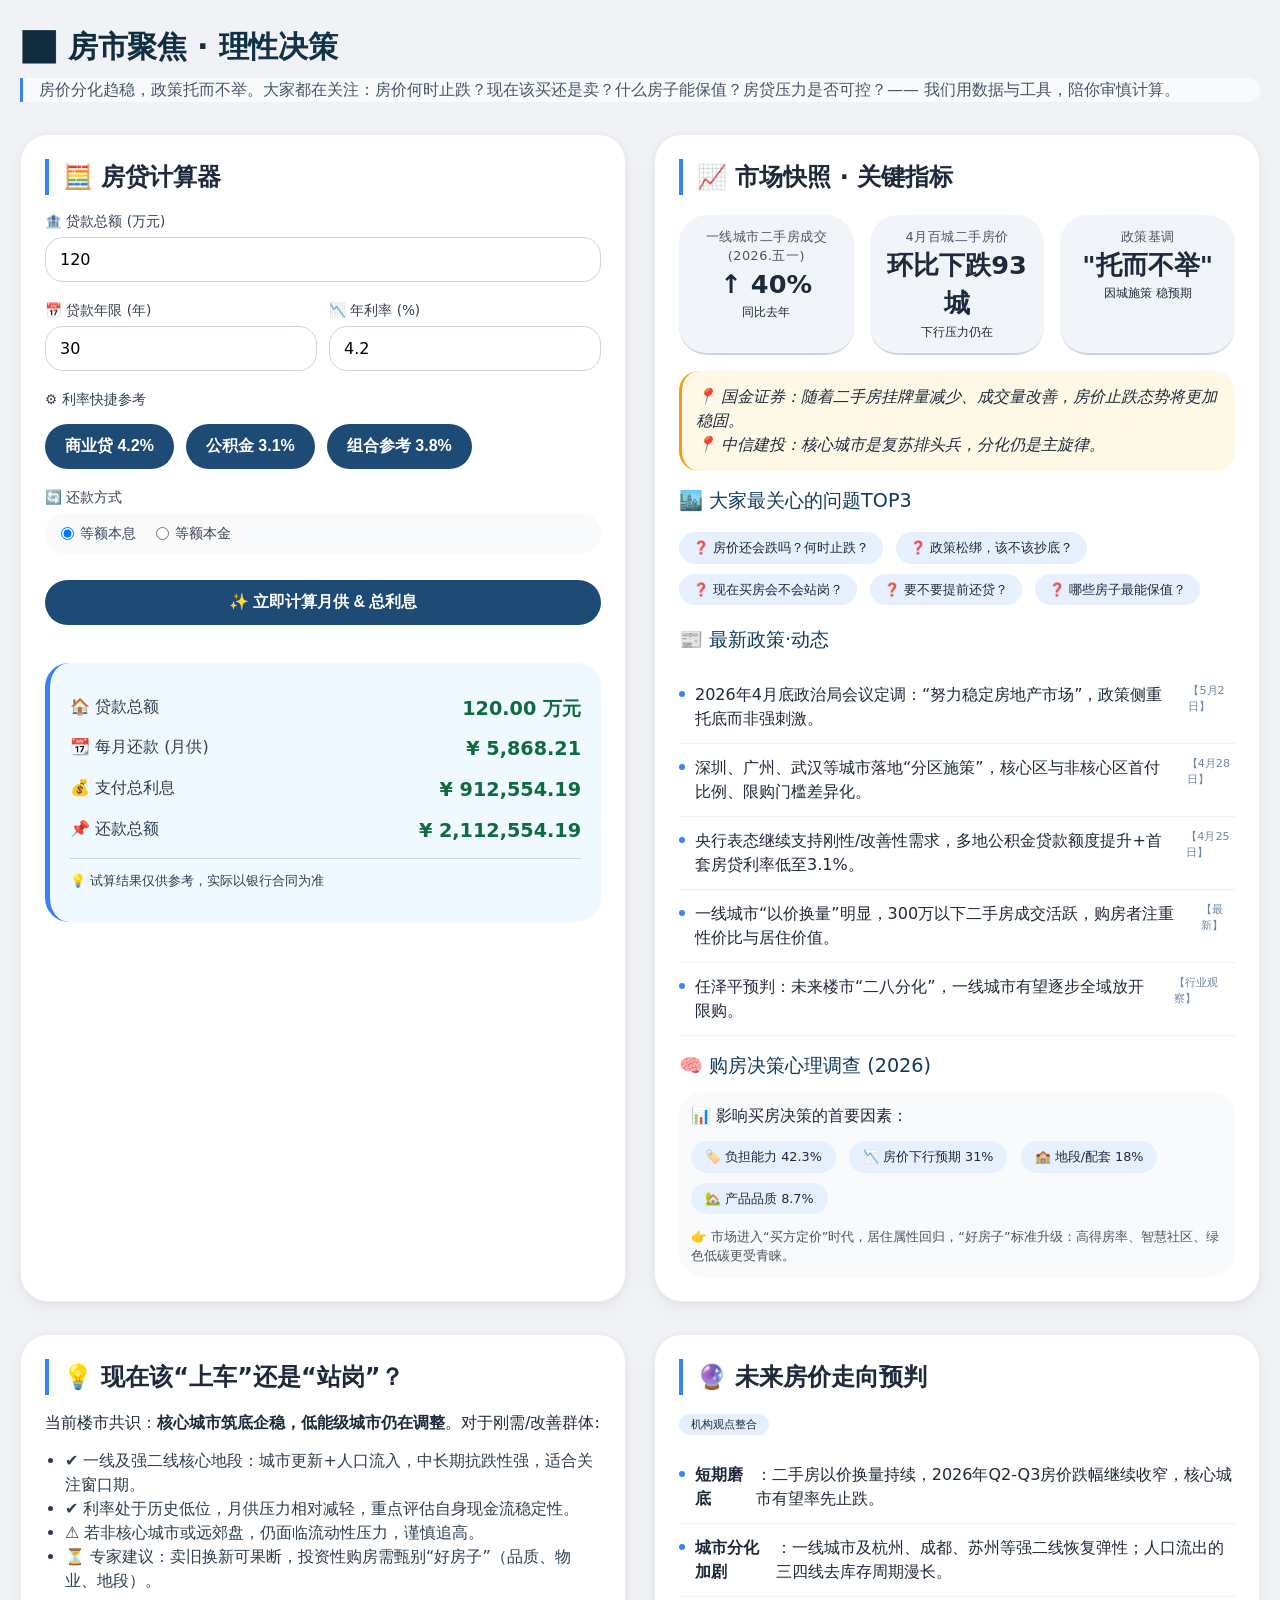
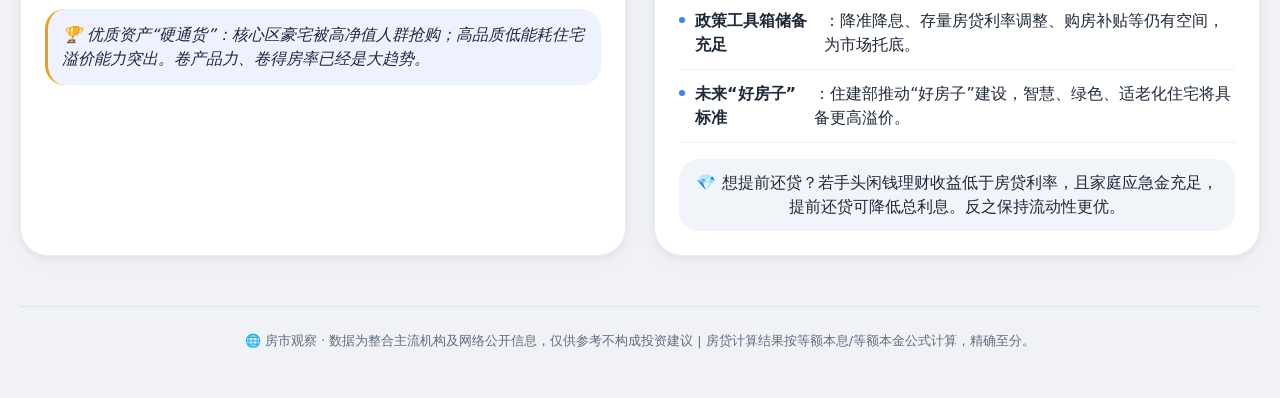
<file: deepseek_html_20260512_c8ccae.html>
<!DOCTYPE html>
<html lang="zh-CN">
<head>
    <meta charset="UTF-8">
    <meta name="viewport" content="width=device-width, initial-scale=1.0, viewport-fit=cover">
    <title>房市观察·房贷计算器 | 房价趋势与决策工具</title>
    <style>
        * {
            margin: 0;
            padding: 0;
            box-sizing: border-box;
        }

        body {
            background: #f0f2f5;
            font-family: system-ui, -apple-system, 'Segoe UI', Roboto, 'Helvetica Neue', Helvetica, sans-serif;
            line-height: 1.5;
            color: #1e293b;
            padding: 24px 20px;
        }

        .container {
            max-width: 1280px;
            margin: 0 auto;
        }

        /* 头部 */
        .hero {
            margin-bottom: 32px;
        }

        .hero h1 {
            font-size: 1.9rem;
            font-weight: 600;
            background: linear-gradient(135deg, #0f2b3d, #1e4a6e);
            -webkit-background-clip: text;
            background-clip: text;
            color: transparent;
            letter-spacing: -0.3px;
        }

        .hero p {
            color: #475569;
            margin-top: 8px;
            font-size: 1rem;
            border-left: 3px solid #3b82f6;
            padding-left: 16px;
            background: #f8fafc;
            border-radius: 0 12px 12px 0;
        }

        /* 网格布局 */
        .grid {
            display: grid;
            grid-template-columns: 1fr 1fr;
            gap: 28px;
            margin-bottom: 32px;
        }

        /* 通用卡片 */
        .card {
            background: white;
            border-radius: 28px;
            padding: 24px;
            box-shadow: 0 8px 20px rgba(0,0,0,0.03), 0 2px 6px rgba(0,0,0,0.05);
            transition: transform 0.1s ease, box-shadow 0.2s;
            border: 1px solid #e9eef3;
        }

        .card:hover {
            box-shadow: 0 20px 30px -12px rgba(0,0,0,0.1);
        }

        .card h2 {
            font-size: 1.5rem;
            font-weight: 600;
            margin-bottom: 1rem;
            display: flex;
            align-items: center;
            gap: 8px;
            border-left: 4px solid #3b82f6;
            padding-left: 14px;
        }

        .card h3 {
            font-size: 1.2rem;
            font-weight: 500;
            margin: 16px 0 12px 0;
            color: #0f3b5c;
        }

        /* 市场指标卡片组 */
        .stats-row {
            display: flex;
            flex-wrap: wrap;
            gap: 16px;
            margin: 20px 0 16px;
        }

        .stat-badge {
            background: #f1f5f9;
            border-radius: 28px;
            padding: 12px 16px;
            flex: 1 1 160px;
            text-align: center;
            border-bottom: 2px solid #cbd5e1;
        }

        .stat-badge .label {
            font-size: 0.8rem;
            text-transform: uppercase;
            color: #4b5563;
            letter-spacing: 0.5px;
        }

        .stat-badge .value {
            font-size: 1.6rem;
            font-weight: 700;
            color: #1e293b;
        }

        .trend-up { color: #10b981; }
        .trend-down { color: #ef4444; }

        /* 房贷计算器表单 */
        .calc-form {
            display: flex;
            flex-direction: column;
            gap: 18px;
        }

        .input-group {
            display: flex;
            flex-direction: column;
            gap: 6px;
        }

        .input-group label {
            font-weight: 500;
            font-size: 0.85rem;
            color: #334155;
        }

        .input-row {
            display: flex;
            gap: 12px;
            flex-wrap: wrap;
        }

        .input-row .input-group {
            flex: 1;
        }

        input, select {
            padding: 12px 14px;
            border-radius: 18px;
            border: 1px solid #cbd5e1;
            font-size: 1rem;
            background: #fff;
            transition: 0.2s;
            font-family: inherit;
        }

        input:focus, select:focus {
            outline: none;
            border-color: #3b82f6;
            box-shadow: 0 0 0 3px rgba(59,130,246,0.2);
        }

        .radio-group {
            display: flex;
            gap: 20px;
            align-items: center;
            background: #f8fafc;
            padding: 10px 16px;
            border-radius: 40px;
        }

        .radio-group label {
            display: flex;
            align-items: center;
            gap: 6px;
            font-weight: normal;
            cursor: pointer;
        }

        button {
            background: #1e4a76;
            color: white;
            border: none;
            padding: 12px 20px;
            border-radius: 40px;
            font-weight: 600;
            font-size: 1rem;
            cursor: pointer;
            transition: 0.2s;
            margin-top: 8px;
        }

        button:hover {
            background: #0f3b5c;
            transform: scale(0.98);
        }

        .result-box {
            background: #f0f9ff;
            border-radius: 24px;
            padding: 20px;
            margin-top: 20px;
            border-left: 5px solid #3b82f6;
        }

        .result-item {
            display: flex;
            justify-content: space-between;
            margin: 12px 0;
            font-size: 1rem;
            flex-wrap: wrap;
        }

        .result-item .label {
            font-weight: 500;
            color: #2c3e50;
        }

        .result-item .amount {
            font-weight: 700;
            font-size: 1.2rem;
            color: #0e6b3e;
        }

        hr {
            margin: 12px 0;
            border: none;
            border-top: 1px solid #cbd5e6;
        }

        /* 资讯列表 & 专家观点 */
        .news-list {
            list-style: none;
            margin: 16px 0;
        }
        .news-list li {
            padding: 12px 0;
            border-bottom: 1px solid #edf2f7;
            display: flex;
            gap: 10px;
            align-items: flex-start;
        }
        .news-list li span.bullet {
            width: 6px;
            height: 6px;
            background: #3b82f6;
            border-radius: 50%;
            margin-top: 8px;
            flex-shrink: 0;
        }
        .news-date {
            font-size: 0.7rem;
            color: #6c86a3;
            margin-left: 8px;
        }
        .expert-quote {
            background: #fef9e6;
            padding: 14px;
            border-radius: 20px;
            margin: 12px 0;
            font-style: italic;
            border-left: 3px solid #f59e0b;
        }
        .factor-tag {
            display: inline-block;
            background: #e6f0ff;
            border-radius: 30px;
            padding: 6px 14px;
            font-size: 0.8rem;
            margin: 5px 8px 5px 0;
        }

        footer {
            text-align: center;
            margin-top: 50px;
            padding: 24px 0;
            border-top: 1px solid #dce3ec;
            color: #5f6c80;
            font-size: 0.8rem;
        }

        @media (max-width: 860px) {
            .grid {
                grid-template-columns: 1fr;
                gap: 24px;
            }
            body {
                padding: 16px;
            }
            .card {
                padding: 20px;
            }
        }

        .inline-badge {
            background: #3b82f620;
            border-radius: 40px;
            padding: 4px 12px;
            font-size: 0.7rem;
            font-weight: 500;
        }
    </style>
</head>
<body>
<div class="container">
    <div class="hero">
        <h1>📊 房市聚焦 · 理性决策</h1>
        <p>房价分化趋稳，政策托而不举。大家都在关注：房价何时止跌？现在该买还是卖？什么房子能保值？房贷压力是否可控？—— 我们用数据与工具，陪你审慎计算。</p>
    </div>

    <div class="grid">
        <!-- 左侧：房贷计算器 (核心) -->
        <div class="card">
            <h2>🧮 房贷计算器</h2>
            <div class="calc-form">
                <div class="input-group">
                    <label>🏦 贷款总额 (万元)</label>
                    <input type="number" id="loanAmount" value="120" step="1" min="1" placeholder="请输入贷款总额(万元)">
                </div>
                <div class="input-row">
                    <div class="input-group">
                        <label>📅 贷款年限 (年)</label>
                        <input type="number" id="loanYears" value="30" step="1" min="1" max="50">
                    </div>
                    <div class="input-group">
                        <label>📉 年利率 (%)</label>
                        <input type="number" id="interestRate" value="4.2" step="0.05" placeholder="%">
                    </div>
                </div>
                <div class="input-group">
                    <label>⚙️ 利率快捷参考</label>
                    <div style="display: flex; gap: 12px; flex-wrap: wrap;">
                        <button type="button" class="quick-rate" data-rate="4.2">商业贷 4.2%</button>
                        <button type="button" class="quick-rate" data-rate="3.1">公积金 3.1%</button>
                        <button type="button" class="quick-rate" data-rate="3.8">组合参考 3.8%</button>
                    </div>
                </div>
                <div class="input-group">
                    <label>🔄 还款方式</label>
                    <div class="radio-group">
                        <label><input type="radio" name="repayment" value="equalInstallment" checked> 等额本息</label>
                        <label><input type="radio" name="repayment" value="equalPrincipal"> 等额本金</label>
                    </div>
                </div>
                <button id="calcBtn">✨ 立即计算月供 & 总利息</button>
                <div id="calcResults" class="result-box">
                    <div class="result-item"><span class="label">🏠 贷款总额</span><span class="amount" id="showTotalLoan">0 万元</span></div>
                    <div class="result-item"><span class="label">📆 每月还款 (月供)</span><span class="amount" id="monthlyPayment">— 元</span></div>
                    <div class="result-item"><span class="label">💰 支付总利息</span><span class="amount" id="totalInterest">— 元</span></div>
                    <div class="result-item"><span class="label">📌 还款总额</span><span class="amount" id="totalPayment">— 元</span></div>
                    <hr>
                    <div class="result-item" style="font-size:0.8rem; color:#4a627a;"><span class="label">💡 试算结果仅供参考，实际以银行合同为准</span></div>
                </div>
            </div>
        </div>

        <!-- 右侧：市场快照 + 热点资讯 -->
        <div class="card">
            <h2>📈 市场快照 · 关键指标</h2>
            <div class="stats-row">
                <div class="stat-badge">
                    <div class="label">一线城市二手房成交 (2026.五一)</div>
                    <div class="value trend-up">↑ 40%</div>
                    <div style="font-size: 12px;">同比去年</div>
                </div>
                <div class="stat-badge">
                    <div class="label">4月百城二手房价</div>
                    <div class="value trend-down">环比下跌93城</div>
                    <div style="font-size: 12px;">下行压力仍在</div>
                </div>
                <div class="stat-badge">
                    <div class="label">政策基调</div>
                    <div class="value">"托而不举"</div>
                    <div style="font-size: 12px;">因城施策 稳预期</div>
                </div>
            </div>
            <div class="expert-quote">
                📍 国金证券：随着二手房挂牌量减少、成交量改善，房价止跌态势将更加稳固。<br>
                📍 中信建投：核心城市是复苏排头兵，分化仍是主旋律。
            </div>
            <h3>🏙️ 大家最关心的问题TOP3</h3>
            <div style="margin: 10px 0;">
                <span class="factor-tag">❓ 房价还会跌吗？何时止跌？</span>
                <span class="factor-tag">❓ 政策松绑，该不该抄底？</span>
                <span class="factor-tag">❓ 现在买房会不会站岗？</span>
                <span class="factor-tag">❓ 要不要提前还贷？</span>
                <span class="factor-tag">❓ 哪些房子最能保值？</span>
            </div>
            <h3>📰 最新政策·动态</h3>
            <ul class="news-list">
                <li><span class="bullet"></span> 2026年4月底政治局会议定调：“努力稳定房地产市场”，政策侧重托底而非强刺激。<span class="news-date">【5月2日】</span></li>
                <li><span class="bullet"></span> 深圳、广州、武汉等城市落地“分区施策”，核心区与非核心区首付比例、限购门槛差异化。<span class="news-date">【4月28日】</span></li>
                <li><span class="bullet"></span> 央行表态继续支持刚性/改善性需求，多地公积金贷款额度提升+首套房贷利率低至3.1%。<span class="news-date">【4月25日】</span></li>
                <li><span class="bullet"></span> 一线城市“以价换量”明显，300万以下二手房成交活跃，购房者注重性价比与居住价值。<span class="news-date">【最新】</span></li>
                <li><span class="bullet"></span> 任泽平预判：未来楼市“二八分化”，一线城市有望逐步全域放开限购。<span class="news-date">【行业观察】</span></li>
            </ul>
            <h3>🧠 购房决策心理调查 (2026)</h3>
            <div style="background:#f8fafc; border-radius: 24px; padding: 12px;">
                <div>📊 影响买房决策的首要因素：</div>
                <div style="margin: 8px 0;">
                    <span class="factor-tag">🏷️ 负担能力 42.3%</span>
                    <span class="factor-tag">📉 房价下行预期 31%</span>
                    <span class="factor-tag">🏫 地段/配套 18%</span>
                    <span class="factor-tag">🏡 产品品质 8.7%</span>
                </div>
                <div style="font-size:0.8rem; color:#4b5563;">👉 市场进入“买方定价”时代，居住属性回归，“好房子”标准升级：高得房率、智慧社区、绿色低碳更受青睐。</div>
            </div>
        </div>
    </div>

    <!-- 第二行：购房综合建议 & 优质资产解读 -->
    <div class="grid" style="margin-top: 0;">
        <div class="card">
            <h2>💡 现在该“上车”还是“站岗”？</h2>
            <p style="margin-bottom: 14px;">当前楼市共识：<strong>核心城市筑底企稳，低能级城市仍在调整</strong>。对于刚需/改善群体:</p>
            <ul style="margin-left: 20px; color: #2c3e50;">
                <li>✔️ 一线及强二线核心地段：城市更新+人口流入，中长期抗跌性强，适合关注窗口期。</li>
                <li>✔️ 利率处于历史低位，月供压力相对减轻，重点评估自身现金流稳定性。</li>
                <li>⚠️ 若非核心城市或远郊盘，仍面临流动性压力，谨慎追高。</li>
                <li>⏳ 专家建议：卖旧换新可果断，投资性购房需甄别“好房子”（品质、物业、地段）。</li>
            </ul>
            <div class="expert-quote" style="margin-top: 16px; background:#eef2ff;">
                🏆 优质资产“硬通货”：核心区豪宅被高净值人群抢购；高品质低能耗住宅溢价能力突出。卷产品力、卷得房率已经是大趋势。
            </div>
        </div>

        <div class="card">
            <h2>🔮 未来房价走向预判</h2>
            <div style="margin-bottom: 12px;"><span class="inline-badge">机构观点整合</span></div>
            <ul class="news-list">
                <li><span class="bullet"></span> <strong>短期磨底</strong>：二手房以价换量持续，2026年Q2-Q3房价跌幅继续收窄，核心城市有望率先止跌。</li>
                <li><span class="bullet"></span> <strong>城市分化加剧</strong>：一线城市及杭州、成都、苏州等强二线恢复弹性；人口流出的三四线去库存周期漫长。</li>
                <li><span class="bullet"></span> <strong>政策工具箱储备充足</strong>：降准降息、存量房贷利率调整、购房补贴等仍有空间，为市场托底。</li>
                <li><span class="bullet"></span> <strong>未来“好房子”标准</strong>：住建部推动“好房子”建设，智慧、绿色、适老化住宅将具备更高溢价。</li>
            </ul>
            <div style="background:#f1f5f9; border-radius: 20px; padding: 12px; margin-top: 12px; text-align:center;">
                💎 想提前还贷？若手头闲钱理财收益低于房贷利率，且家庭应急金充足，提前还贷可降低总利息。反之保持流动性更优。
            </div>
        </div>
    </div>

    <footer>
        🌐 房市观察 · 数据为整合主流机构及网络公开信息，仅供参考不构成投资建议 | 房贷计算结果按等额本息/等额本金公式计算，精确至分。
    </footer>
</div>

<script>
    (function() {
        // DOM 元素
        const loanAmountInput = document.getElementById('loanAmount');
        const loanYearsInput = document.getElementById('loanYears');
        const interestRateInput = document.getElementById('interestRate');
        const calcBtn = document.getElementById('calcBtn');
        const showTotalLoanSpan = document.getElementById('showTotalLoan');
        const monthlyPaymentSpan = document.getElementById('monthlyPayment');
        const totalInterestSpan = document.getElementById('totalInterest');
        const totalPaymentSpan = document.getElementById('totalPayment');
        
        // 快捷利率按钮
        const quickBtns = document.querySelectorAll('.quick-rate');
        quickBtns.forEach(btn => {
            btn.addEventListener('click', function(e) {
                const rate = parseFloat(this.getAttribute('data-rate'));
                if (!isNaN(rate)) {
                    interestRateInput.value = rate.toFixed(2);
                    // 自动重新计算一次，提升体验
                    performCalculation();
                }
            });
        });

        // 获取还款方式
        function getRepaymentMethod() {
            const radios = document.getElementsByName('repayment');
            for (let i = 0; i < radios.length; i++) {
                if (radios[i].checked) return radios[i].value;
            }
            return 'equalInstallment';
        }

        // 执行计算
        function performCalculation() {
            // 获取输入值并校验
            let totalLoanWan = parseFloat(loanAmountInput.value);
            let years = parseInt(loanYearsInput.value, 10);
            let annualRate = parseFloat(interestRateInput.value);
            
            if (isNaN(totalLoanWan) || totalLoanWan <= 0) totalLoanWan = 0;
            if (isNaN(years) || years <= 0) years = 1;
            if (isNaN(annualRate) || annualRate < 0) annualRate = 0;
            
            // 限制过大过小范围
            totalLoanWan = Math.min(totalLoanWan, 5000);
            years = Math.min(years, 50);
            annualRate = Math.min(annualRate, 20);
            
            const totalLoanYuan = totalLoanWan * 10000;   // 贷款总额 单位元
            const monthlyRate = annualRate / 100 / 12;
            const totalMonths = years * 12;
            
            let monthlyPayment = 0;
            let totalInterest = 0;
            let totalPayment = 0;
            
            const method = getRepaymentMethod();
            
            if (method === 'equalInstallment' && totalLoanYuan > 0 && monthlyRate > 0 && totalMonths > 0) {
                // 等额本息: [本金×月利率×(1+月利率)^还款月数] / [(1+月利率)^还款月数-1]
                const factor = Math.pow(1 + monthlyRate, totalMonths);
                monthlyPayment = totalLoanYuan * monthlyRate * factor / (factor - 1);
                totalPayment = monthlyPayment * totalMonths;
                totalInterest = totalPayment - totalLoanYuan;
            } 
            else if (method === 'equalInstallment' && monthlyRate === 0) {
                // 零利率情况
                monthlyPayment = totalLoanYuan / totalMonths;
                totalPayment = totalLoanYuan;
                totalInterest = 0;
            }
            else if (method === 'equalPrincipal') {
                // 等额本金: 每月本金固定，利息逐月递减
                const principalPerMonth = totalLoanYuan / totalMonths;
                let sumInterest = 0;
                for (let i = 0; i < totalMonths; i++) {
                    const remainingPrincipal = totalLoanYuan - principalPerMonth * i;
                    const interestMonth = remainingPrincipal * monthlyRate;
                    sumInterest += interestMonth;
                }
                totalInterest = sumInterest;
                totalPayment = totalLoanYuan + totalInterest;
                monthlyPayment = (totalLoanYuan / totalMonths) + (totalLoanYuan * monthlyRate); // 首月还款额（典型展示），用户通常关注峰值月供
                // 为保持显示统一，我们显示首月月供
                if (monthlyRate === 0) monthlyPayment = totalLoanYuan / totalMonths;
            }
            
            // 处理极小数和边界
            if (totalLoanYuan === 0) {
                monthlyPayment = 0;
                totalInterest = 0;
                totalPayment = 0;
            }
            
            // 格式化保留两位小数
            const formatMoney = (val) => {
                if (isNaN(val)) return '0.00';
                return val.toFixed(2).replace(/\B(?=(\d{3})+(?!\d))/g, ",");
            };
            
            // 更新显示
            showTotalLoanSpan.innerText = totalLoanWan.toFixed(2) + ' 万元';
            monthlyPaymentSpan.innerText = '¥ ' + formatMoney(monthlyPayment);
            totalInterestSpan.innerText = '¥ ' + formatMoney(totalInterest);
            totalPaymentSpan.innerText = '¥ ' + formatMoney(totalPayment);
        }
        
        // 绑定按钮点击事件
        calcBtn.addEventListener('click', performCalculation);
        
        // 输入框变化也可以自动计算（可选体验）
        const inputs = [loanAmountInput, loanYearsInput, interestRateInput];
        inputs.forEach(inp => {
            inp.addEventListener('input', function() {
                performCalculation();
            });
        });
        // 监听还款方式变化重新计算
        const radioRepay = document.getElementsByName('repayment');
        radioRepay.forEach(radio => {
            radio.addEventListener('change', performCalculation);
        });
        
        // 页面加载时计算一次
        performCalculation();
    })();
</script>
</body>
</html>
</file>
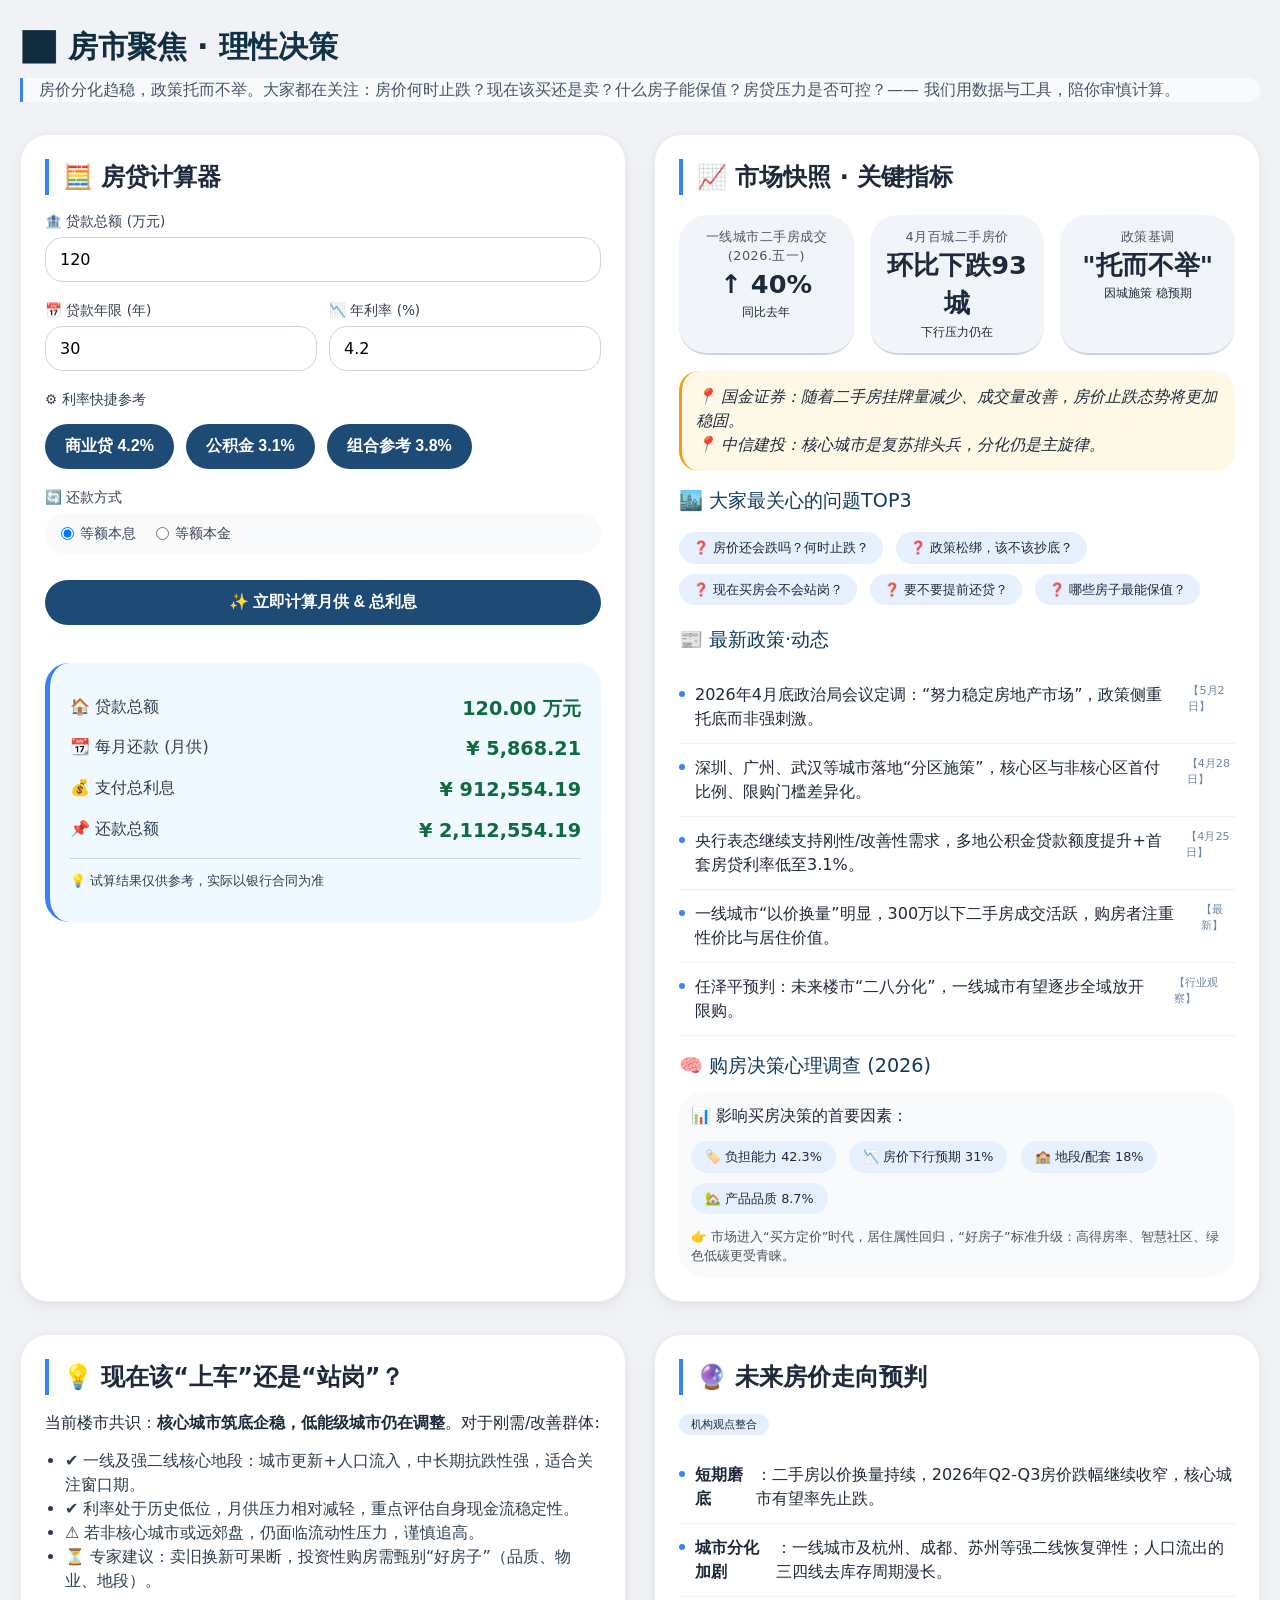
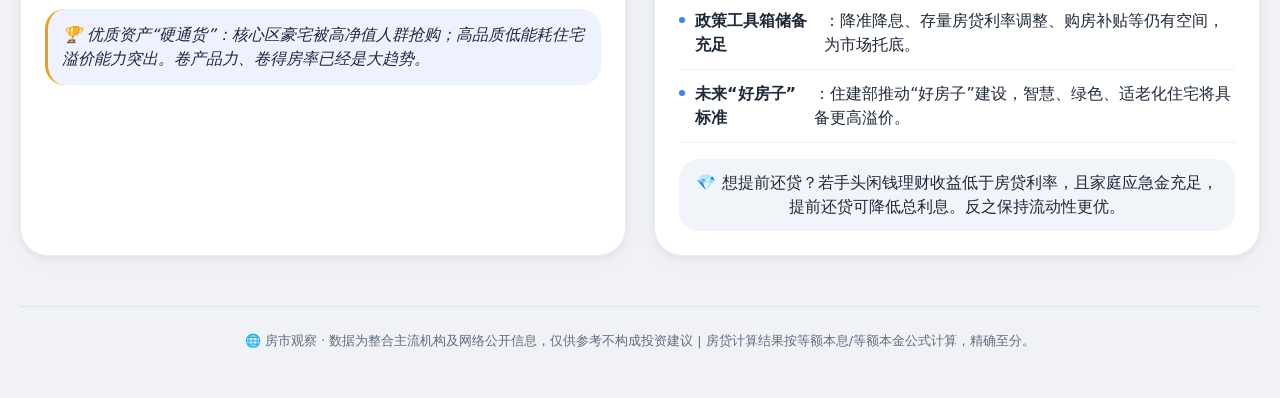
<file: fangdai.html>
<!DOCTYPE html>
<html lang="zh-CN">
<head>
    <meta charset="UTF-8">
    <meta name="viewport" content="width=device-width, initial-scale=1.0, viewport-fit=cover">
    <title>房市观察·房贷计算器 | 房价趋势与决策工具</title>
    <style>
        * {
            margin: 0;
            padding: 0;
            box-sizing: border-box;
        }

        body {
            background: #f0f2f5;
            font-family: system-ui, -apple-system, 'Segoe UI', Roboto, 'Helvetica Neue', Helvetica, sans-serif;
            line-height: 1.5;
            color: #1e293b;
            padding: 24px 20px;
        }

        .container {
            max-width: 1280px;
            margin: 0 auto;
        }

        /* 头部 */
        .hero {
            margin-bottom: 32px;
        }

        .hero h1 {
            font-size: 1.9rem;
            font-weight: 600;
            background: linear-gradient(135deg, #0f2b3d, #1e4a6e);
            -webkit-background-clip: text;
            background-clip: text;
            color: transparent;
            letter-spacing: -0.3px;
        }

        .hero p {
            color: #475569;
            margin-top: 8px;
            font-size: 1rem;
            border-left: 3px solid #3b82f6;
            padding-left: 16px;
            background: #f8fafc;
            border-radius: 0 12px 12px 0;
        }

        /* 网格布局 */
        .grid {
            display: grid;
            grid-template-columns: 1fr 1fr;
            gap: 28px;
            margin-bottom: 32px;
        }

        /* 通用卡片 */
        .card {
            background: white;
            border-radius: 28px;
            padding: 24px;
            box-shadow: 0 8px 20px rgba(0,0,0,0.03), 0 2px 6px rgba(0,0,0,0.05);
            transition: transform 0.1s ease, box-shadow 0.2s;
            border: 1px solid #e9eef3;
        }

        .card:hover {
            box-shadow: 0 20px 30px -12px rgba(0,0,0,0.1);
        }

        .card h2 {
            font-size: 1.5rem;
            font-weight: 600;
            margin-bottom: 1rem;
            display: flex;
            align-items: center;
            gap: 8px;
            border-left: 4px solid #3b82f6;
            padding-left: 14px;
        }

        .card h3 {
            font-size: 1.2rem;
            font-weight: 500;
            margin: 16px 0 12px 0;
            color: #0f3b5c;
        }

        /* 市场指标卡片组 */
        .stats-row {
            display: flex;
            flex-wrap: wrap;
            gap: 16px;
            margin: 20px 0 16px;
        }

        .stat-badge {
            background: #f1f5f9;
            border-radius: 28px;
            padding: 12px 16px;
            flex: 1 1 160px;
            text-align: center;
            border-bottom: 2px solid #cbd5e1;
        }

        .stat-badge .label {
            font-size: 0.8rem;
            text-transform: uppercase;
            color: #4b5563;
            letter-spacing: 0.5px;
        }

        .stat-badge .value {
            font-size: 1.6rem;
            font-weight: 700;
            color: #1e293b;
        }

        .trend-up { color: #10b981; }
        .trend-down { color: #ef4444; }

        /* 房贷计算器表单 */
        .calc-form {
            display: flex;
            flex-direction: column;
            gap: 18px;
        }

        .input-group {
            display: flex;
            flex-direction: column;
            gap: 6px;
        }

        .input-group label {
            font-weight: 500;
            font-size: 0.85rem;
            color: #334155;
        }

        .input-row {
            display: flex;
            gap: 12px;
            flex-wrap: wrap;
        }

        .input-row .input-group {
            flex: 1;
        }

        input, select {
            padding: 12px 14px;
            border-radius: 18px;
            border: 1px solid #cbd5e1;
            font-size: 1rem;
            background: #fff;
            transition: 0.2s;
            font-family: inherit;
        }

        input:focus, select:focus {
            outline: none;
            border-color: #3b82f6;
            box-shadow: 0 0 0 3px rgba(59,130,246,0.2);
        }

        .radio-group {
            display: flex;
            gap: 20px;
            align-items: center;
            background: #f8fafc;
            padding: 10px 16px;
            border-radius: 40px;
        }

        .radio-group label {
            display: flex;
            align-items: center;
            gap: 6px;
            font-weight: normal;
            cursor: pointer;
        }

        button {
            background: #1e4a76;
            color: white;
            border: none;
            padding: 12px 20px;
            border-radius: 40px;
            font-weight: 600;
            font-size: 1rem;
            cursor: pointer;
            transition: 0.2s;
            margin-top: 8px;
        }

        button:hover {
            background: #0f3b5c;
            transform: scale(0.98);
        }

        .result-box {
            background: #f0f9ff;
            border-radius: 24px;
            padding: 20px;
            margin-top: 20px;
            border-left: 5px solid #3b82f6;
        }

        .result-item {
            display: flex;
            justify-content: space-between;
            margin: 12px 0;
            font-size: 1rem;
            flex-wrap: wrap;
        }

        .result-item .label {
            font-weight: 500;
            color: #2c3e50;
        }

        .result-item .amount {
            font-weight: 700;
            font-size: 1.2rem;
            color: #0e6b3e;
        }

        hr {
            margin: 12px 0;
            border: none;
            border-top: 1px solid #cbd5e6;
        }

        /* 资讯列表 & 专家观点 */
        .news-list {
            list-style: none;
            margin: 16px 0;
        }
        .news-list li {
            padding: 12px 0;
            border-bottom: 1px solid #edf2f7;
            display: flex;
            gap: 10px;
            align-items: flex-start;
        }
        .news-list li span.bullet {
            width: 6px;
            height: 6px;
            background: #3b82f6;
            border-radius: 50%;
            margin-top: 8px;
            flex-shrink: 0;
        }
        .news-date {
            font-size: 0.7rem;
            color: #6c86a3;
            margin-left: 8px;
        }
        .expert-quote {
            background: #fef9e6;
            padding: 14px;
            border-radius: 20px;
            margin: 12px 0;
            font-style: italic;
            border-left: 3px solid #f59e0b;
        }
        .factor-tag {
            display: inline-block;
            background: #e6f0ff;
            border-radius: 30px;
            padding: 6px 14px;
            font-size: 0.8rem;
            margin: 5px 8px 5px 0;
        }

        footer {
            text-align: center;
            margin-top: 50px;
            padding: 24px 0;
            border-top: 1px solid #dce3ec;
            color: #5f6c80;
            font-size: 0.8rem;
        }

        @media (max-width: 860px) {
            .grid {
                grid-template-columns: 1fr;
                gap: 24px;
            }
            body {
                padding: 16px;
            }
            .card {
                padding: 20px;
            }
        }

        .inline-badge {
            background: #3b82f620;
            border-radius: 40px;
            padding: 4px 12px;
            font-size: 0.7rem;
            font-weight: 500;
        }
    </style>
</head>
<body>
<div class="container">
    <div class="hero">
        <h1>📊 房市聚焦 · 理性决策</h1>
        <p>房价分化趋稳，政策托而不举。大家都在关注：房价何时止跌？现在该买还是卖？什么房子能保值？房贷压力是否可控？—— 我们用数据与工具，陪你审慎计算。</p>
    </div>

    <div class="grid">
        <!-- 左侧：房贷计算器 (核心) -->
        <div class="card">
            <h2>🧮 房贷计算器</h2>
            <div class="calc-form">
                <div class="input-group">
                    <label>🏦 贷款总额 (万元)</label>
                    <input type="number" id="loanAmount" value="120" step="1" min="1" placeholder="请输入贷款总额(万元)">
                </div>
                <div class="input-row">
                    <div class="input-group">
                        <label>📅 贷款年限 (年)</label>
                        <input type="number" id="loanYears" value="30" step="1" min="1" max="50">
                    </div>
                    <div class="input-group">
                        <label>📉 年利率 (%)</label>
                        <input type="number" id="interestRate" value="4.2" step="0.05" placeholder="%">
                    </div>
                </div>
                <div class="input-group">
                    <label>⚙️ 利率快捷参考</label>
                    <div style="display: flex; gap: 12px; flex-wrap: wrap;">
                        <button type="button" class="quick-rate" data-rate="4.2">商业贷 4.2%</button>
                        <button type="button" class="quick-rate" data-rate="3.1">公积金 3.1%</button>
                        <button type="button" class="quick-rate" data-rate="3.8">组合参考 3.8%</button>
                    </div>
                </div>
                <div class="input-group">
                    <label>🔄 还款方式</label>
                    <div class="radio-group">
                        <label><input type="radio" name="repayment" value="equalInstallment" checked> 等额本息</label>
                        <label><input type="radio" name="repayment" value="equalPrincipal"> 等额本金</label>
                    </div>
                </div>
                <button id="calcBtn">✨ 立即计算月供 & 总利息</button>
                <div id="calcResults" class="result-box">
                    <div class="result-item"><span class="label">🏠 贷款总额</span><span class="amount" id="showTotalLoan">0 万元</span></div>
                    <div class="result-item"><span class="label">📆 每月还款 (月供)</span><span class="amount" id="monthlyPayment">— 元</span></div>
                    <div class="result-item"><span class="label">💰 支付总利息</span><span class="amount" id="totalInterest">— 元</span></div>
                    <div class="result-item"><span class="label">📌 还款总额</span><span class="amount" id="totalPayment">— 元</span></div>
                    <hr>
                    <div class="result-item" style="font-size:0.8rem; color:#4a627a;"><span class="label">💡 试算结果仅供参考，实际以银行合同为准</span></div>
                </div>
            </div>
        </div>

        <!-- 右侧：市场快照 + 热点资讯 -->
        <div class="card">
            <h2>📈 市场快照 · 关键指标</h2>
            <div class="stats-row">
                <div class="stat-badge">
                    <div class="label">一线城市二手房成交 (2026.五一)</div>
                    <div class="value trend-up">↑ 40%</div>
                    <div style="font-size: 12px;">同比去年</div>
                </div>
                <div class="stat-badge">
                    <div class="label">4月百城二手房价</div>
                    <div class="value trend-down">环比下跌93城</div>
                    <div style="font-size: 12px;">下行压力仍在</div>
                </div>
                <div class="stat-badge">
                    <div class="label">政策基调</div>
                    <div class="value">"托而不举"</div>
                    <div style="font-size: 12px;">因城施策 稳预期</div>
                </div>
            </div>
            <div class="expert-quote">
                📍 国金证券：随着二手房挂牌量减少、成交量改善，房价止跌态势将更加稳固。<br>
                📍 中信建投：核心城市是复苏排头兵，分化仍是主旋律。
            </div>
            <h3>🏙️ 大家最关心的问题TOP3</h3>
            <div style="margin: 10px 0;">
                <span class="factor-tag">❓ 房价还会跌吗？何时止跌？</span>
                <span class="factor-tag">❓ 政策松绑，该不该抄底？</span>
                <span class="factor-tag">❓ 现在买房会不会站岗？</span>
                <span class="factor-tag">❓ 要不要提前还贷？</span>
                <span class="factor-tag">❓ 哪些房子最能保值？</span>
            </div>
            <h3>📰 最新政策·动态</h3>
            <ul class="news-list">
                <li><span class="bullet"></span> 2026年4月底政治局会议定调：“努力稳定房地产市场”，政策侧重托底而非强刺激。<span class="news-date">【5月2日】</span></li>
                <li><span class="bullet"></span> 深圳、广州、武汉等城市落地“分区施策”，核心区与非核心区首付比例、限购门槛差异化。<span class="news-date">【4月28日】</span></li>
                <li><span class="bullet"></span> 央行表态继续支持刚性/改善性需求，多地公积金贷款额度提升+首套房贷利率低至3.1%。<span class="news-date">【4月25日】</span></li>
                <li><span class="bullet"></span> 一线城市“以价换量”明显，300万以下二手房成交活跃，购房者注重性价比与居住价值。<span class="news-date">【最新】</span></li>
                <li><span class="bullet"></span> 任泽平预判：未来楼市“二八分化”，一线城市有望逐步全域放开限购。<span class="news-date">【行业观察】</span></li>
            </ul>
            <h3>🧠 购房决策心理调查 (2026)</h3>
            <div style="background:#f8fafc; border-radius: 24px; padding: 12px;">
                <div>📊 影响买房决策的首要因素：</div>
                <div style="margin: 8px 0;">
                    <span class="factor-tag">🏷️ 负担能力 42.3%</span>
                    <span class="factor-tag">📉 房价下行预期 31%</span>
                    <span class="factor-tag">🏫 地段/配套 18%</span>
                    <span class="factor-tag">🏡 产品品质 8.7%</span>
                </div>
                <div style="font-size:0.8rem; color:#4b5563;">👉 市场进入“买方定价”时代，居住属性回归，“好房子”标准升级：高得房率、智慧社区、绿色低碳更受青睐。</div>
            </div>
        </div>
    </div>

    <!-- 第二行：购房综合建议 & 优质资产解读 -->
    <div class="grid" style="margin-top: 0;">
        <div class="card">
            <h2>💡 现在该“上车”还是“站岗”？</h2>
            <p style="margin-bottom: 14px;">当前楼市共识：<strong>核心城市筑底企稳，低能级城市仍在调整</strong>。对于刚需/改善群体:</p>
            <ul style="margin-left: 20px; color: #2c3e50;">
                <li>✔️ 一线及强二线核心地段：城市更新+人口流入，中长期抗跌性强，适合关注窗口期。</li>
                <li>✔️ 利率处于历史低位，月供压力相对减轻，重点评估自身现金流稳定性。</li>
                <li>⚠️ 若非核心城市或远郊盘，仍面临流动性压力，谨慎追高。</li>
                <li>⏳ 专家建议：卖旧换新可果断，投资性购房需甄别“好房子”（品质、物业、地段）。</li>
            </ul>
            <div class="expert-quote" style="margin-top: 16px; background:#eef2ff;">
                🏆 优质资产“硬通货”：核心区豪宅被高净值人群抢购；高品质低能耗住宅溢价能力突出。卷产品力、卷得房率已经是大趋势。
            </div>
        </div>

        <div class="card">
            <h2>🔮 未来房价走向预判</h2>
            <div style="margin-bottom: 12px;"><span class="inline-badge">机构观点整合</span></div>
            <ul class="news-list">
                <li><span class="bullet"></span> <strong>短期磨底</strong>：二手房以价换量持续，2026年Q2-Q3房价跌幅继续收窄，核心城市有望率先止跌。</li>
                <li><span class="bullet"></span> <strong>城市分化加剧</strong>：一线城市及杭州、成都、苏州等强二线恢复弹性；人口流出的三四线去库存周期漫长。</li>
                <li><span class="bullet"></span> <strong>政策工具箱储备充足</strong>：降准降息、存量房贷利率调整、购房补贴等仍有空间，为市场托底。</li>
                <li><span class="bullet"></span> <strong>未来“好房子”标准</strong>：住建部推动“好房子”建设，智慧、绿色、适老化住宅将具备更高溢价。</li>
            </ul>
            <div style="background:#f1f5f9; border-radius: 20px; padding: 12px; margin-top: 12px; text-align:center;">
                💎 想提前还贷？若手头闲钱理财收益低于房贷利率，且家庭应急金充足，提前还贷可降低总利息。反之保持流动性更优。
            </div>
        </div>
    </div>

    <footer>
        🌐 房市观察 · 数据为整合主流机构及网络公开信息，仅供参考不构成投资建议 | 房贷计算结果按等额本息/等额本金公式计算，精确至分。
    </footer>
</div>

<script>
    (function() {
        // DOM 元素
        const loanAmountInput = document.getElementById('loanAmount');
        const loanYearsInput = document.getElementById('loanYears');
        const interestRateInput = document.getElementById('interestRate');
        const calcBtn = document.getElementById('calcBtn');
        const showTotalLoanSpan = document.getElementById('showTotalLoan');
        const monthlyPaymentSpan = document.getElementById('monthlyPayment');
        const totalInterestSpan = document.getElementById('totalInterest');
        const totalPaymentSpan = document.getElementById('totalPayment');
        
        // 快捷利率按钮
        const quickBtns = document.querySelectorAll('.quick-rate');
        quickBtns.forEach(btn => {
            btn.addEventListener('click', function(e) {
                const rate = parseFloat(this.getAttribute('data-rate'));
                if (!isNaN(rate)) {
                    interestRateInput.value = rate.toFixed(2);
                    // 自动重新计算一次，提升体验
                    performCalculation();
                }
            });
        });

        // 获取还款方式
        function getRepaymentMethod() {
            const radios = document.getElementsByName('repayment');
            for (let i = 0; i < radios.length; i++) {
                if (radios[i].checked) return radios[i].value;
            }
            return 'equalInstallment';
        }

        // 执行计算
        function performCalculation() {
            // 获取输入值并校验
            let totalLoanWan = parseFloat(loanAmountInput.value);
            let years = parseInt(loanYearsInput.value, 10);
            let annualRate = parseFloat(interestRateInput.value);
            
            if (isNaN(totalLoanWan) || totalLoanWan <= 0) totalLoanWan = 0;
            if (isNaN(years) || years <= 0) years = 1;
            if (isNaN(annualRate) || annualRate < 0) annualRate = 0;
            
            // 限制过大过小范围
            totalLoanWan = Math.min(totalLoanWan, 5000);
            years = Math.min(years, 50);
            annualRate = Math.min(annualRate, 20);
            
            const totalLoanYuan = totalLoanWan * 10000;   // 贷款总额 单位元
            const monthlyRate = annualRate / 100 / 12;
            const totalMonths = years * 12;
            
            let monthlyPayment = 0;
            let totalInterest = 0;
            let totalPayment = 0;
            
            const method = getRepaymentMethod();
            
            if (method === 'equalInstallment' && totalLoanYuan > 0 && monthlyRate > 0 && totalMonths > 0) {
                // 等额本息: [本金×月利率×(1+月利率)^还款月数] / [(1+月利率)^还款月数-1]
                const factor = Math.pow(1 + monthlyRate, totalMonths);
                monthlyPayment = totalLoanYuan * monthlyRate * factor / (factor - 1);
                totalPayment = monthlyPayment * totalMonths;
                totalInterest = totalPayment - totalLoanYuan;
            } 
            else if (method === 'equalInstallment' && monthlyRate === 0) {
                // 零利率情况
                monthlyPayment = totalLoanYuan / totalMonths;
                totalPayment = totalLoanYuan;
                totalInterest = 0;
            }
            else if (method === 'equalPrincipal') {
                // 等额本金: 每月本金固定，利息逐月递减
                const principalPerMonth = totalLoanYuan / totalMonths;
                let sumInterest = 0;
                for (let i = 0; i < totalMonths; i++) {
                    const remainingPrincipal = totalLoanYuan - principalPerMonth * i;
                    const interestMonth = remainingPrincipal * monthlyRate;
                    sumInterest += interestMonth;
                }
                totalInterest = sumInterest;
                totalPayment = totalLoanYuan + totalInterest;
                monthlyPayment = (totalLoanYuan / totalMonths) + (totalLoanYuan * monthlyRate); // 首月还款额（典型展示），用户通常关注峰值月供
                // 为保持显示统一，我们显示首月月供
                if (monthlyRate === 0) monthlyPayment = totalLoanYuan / totalMonths;
            }
            
            // 处理极小数和边界
            if (totalLoanYuan === 0) {
                monthlyPayment = 0;
                totalInterest = 0;
                totalPayment = 0;
            }
            
            // 格式化保留两位小数
            const formatMoney = (val) => {
                if (isNaN(val)) return '0.00';
                return val.toFixed(2).replace(/\B(?=(\d{3})+(?!\d))/g, ",");
            };
            
            // 更新显示
            showTotalLoanSpan.innerText = totalLoanWan.toFixed(2) + ' 万元';
            monthlyPaymentSpan.innerText = '¥ ' + formatMoney(monthlyPayment);
            totalInterestSpan.innerText = '¥ ' + formatMoney(totalInterest);
            totalPaymentSpan.innerText = '¥ ' + formatMoney(totalPayment);
        }
        
        // 绑定按钮点击事件
        calcBtn.addEventListener('click', performCalculation);
        
        // 输入框变化也可以自动计算（可选体验）
        const inputs = [loanAmountInput, loanYearsInput, interestRateInput];
        inputs.forEach(inp => {
            inp.addEventListener('input', function() {
                performCalculation();
            });
        });
        // 监听还款方式变化重新计算
        const radioRepay = document.getElementsByName('repayment');
        radioRepay.forEach(radio => {
            radio.addEventListener('change', performCalculation);
        });
        
        // 页面加载时计算一次
        performCalculation();
    })();
</script>
</body>
</html>
</file>
